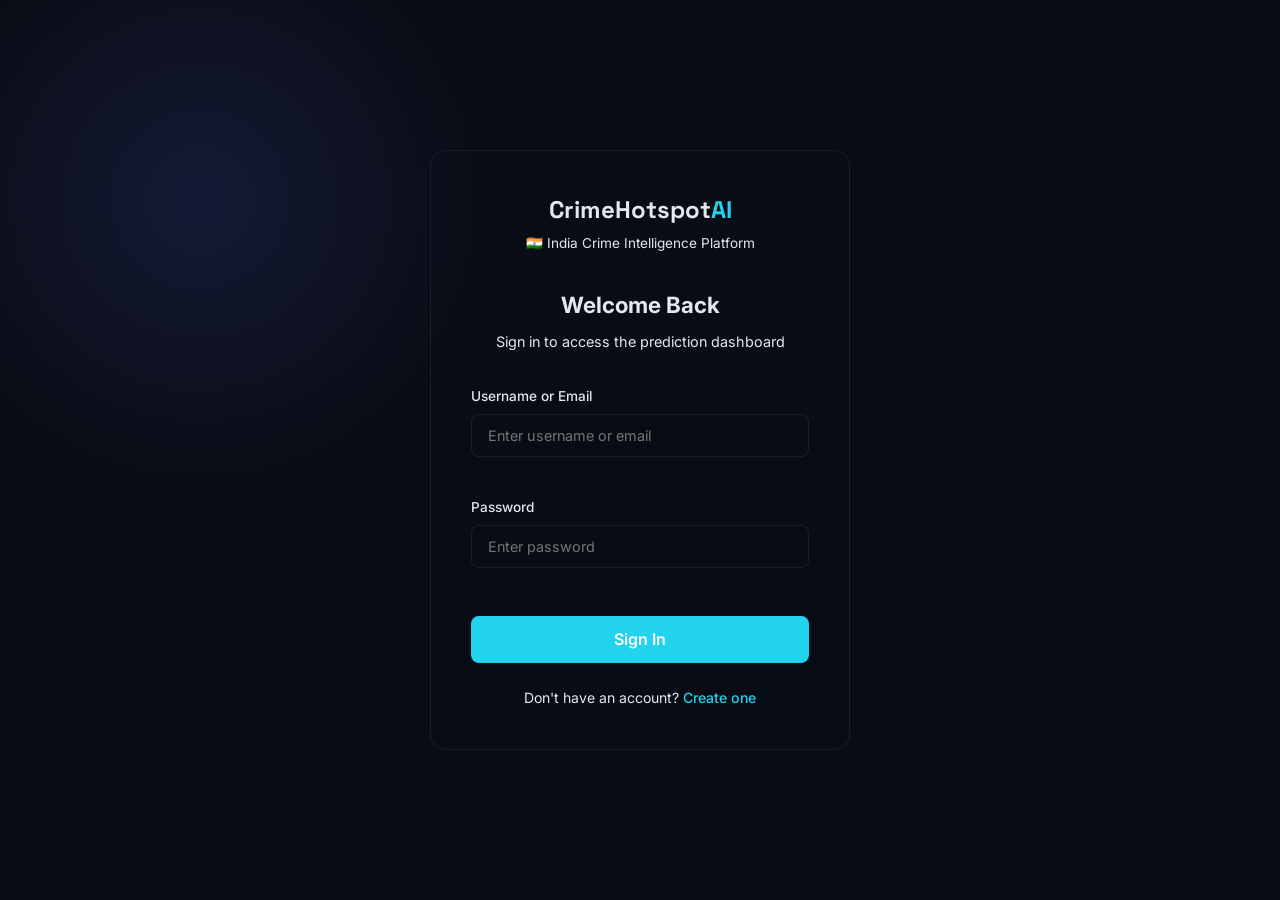
<file: login.html>
<!DOCTYPE html>
<html lang="en">
<head>
  <meta charset="UTF-8" />
  <meta name="viewport" content="width=device-width, initial-scale=1.0" />
  <title>Login — CrimeHotspotAI India</title>
  <link rel="preconnect" href="https://fonts.googleapis.com" />
  <link href="https://fonts.googleapis.com/css2?family=Space+Grotesk:wght@400;500;600;700&family=Inter:wght@300;400;500;600&display=swap" rel="stylesheet" />
  <link rel="stylesheet" href="style.css" />
  <style>
    .auth-wrapper {
      min-height: 100vh;
      display: flex;
      align-items: center;
      justify-content: center;
      background: var(--bg);
      padding: 2rem;
      position: relative;
      overflow: hidden;
    }
    .auth-wrapper::before {
      content: "";
      position: absolute;
      width: 600px; height: 600px;
      background: radial-gradient(circle, rgba(99,102,241,.15) 0%, transparent 70%);
      top: -100px; left: -100px;
      border-radius: 50%;
    }
    .auth-card {
      width: 100%;
      max-width: 420px;
      background: var(--surface);
      border: 1px solid var(--border);
      border-radius: 16px;
      padding: 2.5rem;
      position: relative;
      z-index: 1;
    }
    .auth-logo {
      text-align: center;
      margin-bottom: 2rem;
    }
    .auth-logo .logo-text {
      font-family: 'Space Grotesk', sans-serif;
      font-size: 1.5rem;
      font-weight: 700;
      color: var(--text);
    }
    .auth-logo .logo-text span { color: var(--primary); }
    .auth-logo .logo-sub {
      font-size: .85rem;
      color: var(--muted);
      margin-top: .25rem;
    }
    .auth-title {
      font-size: 1.4rem;
      font-weight: 700;
      color: var(--text);
      margin-bottom: .5rem;
      text-align: center;
    }
    .auth-subtitle {
      text-align: center;
      color: var(--muted);
      font-size: .9rem;
      margin-bottom: 2rem;
    }
    .auth-form .form-group { margin-bottom: 1.2rem; }
    .auth-form label {
      display: block;
      font-size: .85rem;
      font-weight: 500;
      color: var(--text);
      margin-bottom: .4rem;
    }
    .auth-form input {
      width: 100%;
      padding: .75rem 1rem;
      background: var(--bg);
      border: 1px solid var(--border);
      border-radius: 8px;
      color: var(--text);
      font-size: .9rem;
      font-family: inherit;
      transition: border-color .2s;
      box-sizing: border-box;
    }
    .auth-form input:focus {
      outline: none;
      border-color: var(--primary);
      box-shadow: 0 0 0 3px rgba(99,102,241,.12);
    }
    .auth-form input.error { border-color: var(--high); }
    .field-error { color: var(--high); font-size: .78rem; margin-top: .3rem; min-height: 1rem; }
    .auth-btn {
      width: 100%;
      padding: .85rem;
      background: var(--primary);
      color: #fff;
      border: none;
      border-radius: 8px;
      font-size: 1rem;
      font-weight: 600;
      font-family: inherit;
      cursor: pointer;
      margin-top: .5rem;
      transition: background .2s, transform .1s;
    }
    .auth-btn:hover { background: var(--primary-hover); }
    .auth-btn:active { transform: scale(.98); }
    .auth-btn:disabled { opacity: .6; cursor: not-allowed; }
    .auth-switch {
      text-align: center;
      margin-top: 1.5rem;
      font-size: .88rem;
      color: var(--muted);
    }
    .auth-switch a { color: var(--primary); text-decoration: none; font-weight: 500; }
    .auth-switch a:hover { text-decoration: underline; }
    .alert-box {
      padding: .85rem 1rem;
      border-radius: 8px;
      font-size: .88rem;
      margin-bottom: 1.2rem;
      display: none;
    }
    .alert-box.error { background: rgba(248,113,113,.1); border: 1px solid var(--high); color: var(--high); }
    .alert-box.success { background: rgba(52,211,153,.1); border: 1px solid var(--low); color: var(--low); }
  </style>
</head>
<body>
  <div class="auth-wrapper">
    <div class="auth-card">
      <div class="auth-logo">
        <div class="logo-text">CrimeHotspot<span>AI</span></div>
        <div class="logo-sub">🇮🇳 India Crime Intelligence Platform</div>
      </div>
      <h1 class="auth-title">Welcome Back</h1>
      <p class="auth-subtitle">Sign in to access the prediction dashboard</p>

      <div class="alert-box" id="alert-box"></div>

      <form class="auth-form" id="login-form" onsubmit="handleLogin(event)">
        <div class="form-group">
          <label for="username">Username or Email</label>
          <input type="text" id="username" placeholder="Enter username or email" autocomplete="username" />
          <div class="field-error" id="err-username"></div>
        </div>
        <div class="form-group">
          <label for="password">Password</label>
          <input type="password" id="password" placeholder="Enter password" autocomplete="current-password" />
          <div class="field-error" id="err-password"></div>
        </div>
        <button type="submit" class="auth-btn" id="login-btn">Sign In</button>
      </form>

      <div class="auth-switch">
        Don't have an account? <a href="register.html">Create one</a>
      </div>
    </div>
  </div>

  <script>
    const API_BASE = "http://localhost:5000";

    // Redirect if already logged in
    if (localStorage.getItem("auth_token")) {
      window.location.href = "index.html";
    }

    function showAlert(msg, type = "error") {
      const box = document.getElementById("alert-box");
      box.textContent = msg;
      box.className = `alert-box ${type}`;
      box.style.display = "block";
    }

    function clearErrors() {
      ["err-username", "err-password"].forEach(id => {
        document.getElementById(id).textContent = "";
      });
      document.getElementById("alert-box").style.display = "none";
    }

    async function handleLogin(e) {
      e.preventDefault();
      clearErrors();

      const username = document.getElementById("username").value.trim();
      const password = document.getElementById("password").value;
      let ok = true;

      if (!username) {
        document.getElementById("err-username").textContent = "Username is required";
        document.getElementById("username").classList.add("error");
        ok = false;
      }
      if (!password) {
        document.getElementById("err-password").textContent = "Password is required";
        document.getElementById("password").classList.add("error");
        ok = false;
      }
      if (!ok) return;

      const btn = document.getElementById("login-btn");
      btn.disabled = true;
      btn.textContent = "Signing in...";

      try {
        const res = await fetch(`${API_BASE}/auth/login`, {
          method: "POST",
          headers: { "Content-Type": "application/json" },
          body: JSON.stringify({ username, password }),
        });
        const data = await res.json();

        if (res.ok) {
          localStorage.setItem("auth_token", data.token);
          localStorage.setItem("auth_user", data.username);
          showAlert("Login successful! Redirecting...", "success");
          setTimeout(() => { window.location.href = "index.html"; }, 800);
        } else {
          showAlert(data.error || "Login failed. Please try again.");
          btn.disabled = false;
          btn.textContent = "Sign In";
        }
      } catch (err) {
        showAlert("Cannot connect to server. Make sure the backend is running.");
        btn.disabled = false;
        btn.textContent = "Sign In";
      }
    }
  </script>
</body>
</html>
</file>
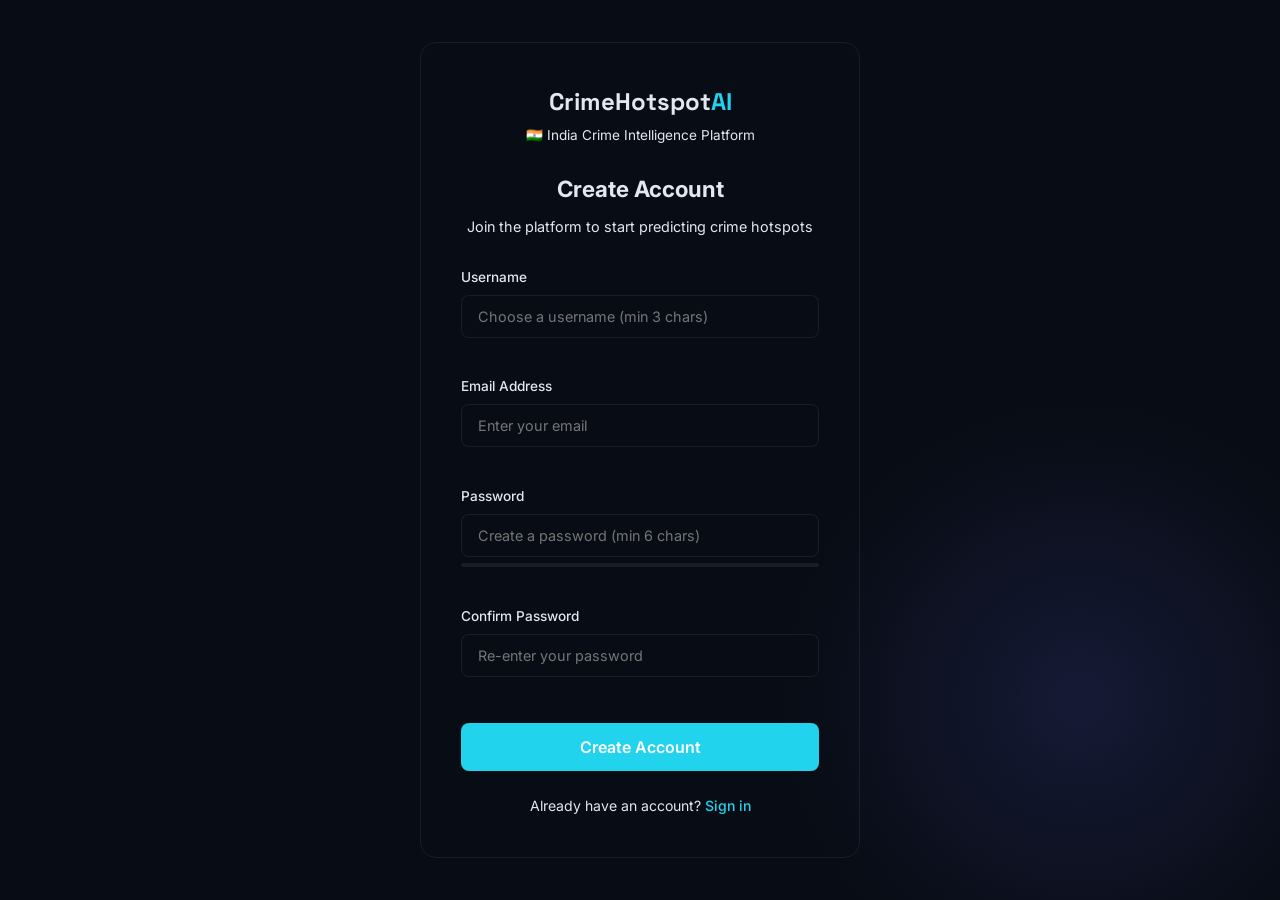
<file: register.html>
<!DOCTYPE html>
<html lang="en">
<head>
  <meta charset="UTF-8" />
  <meta name="viewport" content="width=device-width, initial-scale=1.0" />
  <title>Register — CrimeHotspotAI India</title>
  <link rel="preconnect" href="https://fonts.googleapis.com" />
  <link href="https://fonts.googleapis.com/css2?family=Space+Grotesk:wght@400;500;600;700&family=Inter:wght@300;400;500;600&display=swap" rel="stylesheet" />
  <link rel="stylesheet" href="style.css" />
  <style>
    .auth-wrapper {
      min-height: 100vh; display: flex; align-items: center;
      justify-content: center; background: var(--bg); padding: 2rem; position: relative; overflow: hidden;
    }
    .auth-wrapper::before {
      content: ""; position: absolute; width: 600px; height: 600px;
      background: radial-gradient(circle, rgba(99,102,241,.15) 0%, transparent 70%);
      bottom: -100px; right: -100px; border-radius: 50%;
    }
    .auth-card {
      width: 100%; max-width: 440px; background: var(--surface);
      border: 1px solid var(--border); border-radius: 16px; padding: 2.5rem; position: relative; z-index: 1;
    }
    .auth-logo { text-align: center; margin-bottom: 1.5rem; }
    .auth-logo .logo-text { font-family: 'Space Grotesk', sans-serif; font-size: 1.5rem; font-weight: 700; color: var(--text); }
    .auth-logo .logo-text span { color: var(--primary); }
    .auth-logo .logo-sub { font-size: .85rem; color: var(--muted); margin-top: .25rem; }
    .auth-title { font-size: 1.4rem; font-weight: 700; color: var(--text); margin-bottom: .5rem; text-align: center; }
    .auth-subtitle { text-align: center; color: var(--muted); font-size: .9rem; margin-bottom: 1.8rem; }
    .auth-form .form-group { margin-bottom: 1.1rem; }
    .auth-form label { display: block; font-size: .85rem; font-weight: 500; color: var(--text); margin-bottom: .4rem; }
    .auth-form input {
      width: 100%; padding: .75rem 1rem; background: var(--bg); border: 1px solid var(--border);
      border-radius: 8px; color: var(--text); font-size: .9rem; font-family: inherit; transition: border-color .2s; box-sizing: border-box;
    }
    .auth-form input:focus { outline: none; border-color: var(--primary); box-shadow: 0 0 0 3px rgba(99,102,241,.12); }
    .auth-form input.error { border-color: var(--high); }
    .field-error { color: var(--high); font-size: .78rem; margin-top: .3rem; min-height: 1rem; }
    .auth-btn {
      width: 100%; padding: .85rem; background: var(--primary); color: #fff; border: none; border-radius: 8px;
      font-size: 1rem; font-weight: 600; font-family: inherit; cursor: pointer; margin-top: .5rem; transition: background .2s, transform .1s;
    }
    .auth-btn:hover { background: var(--primary-hover); }
    .auth-btn:active { transform: scale(.98); }
    .auth-btn:disabled { opacity: .6; cursor: not-allowed; }
    .auth-switch { text-align: center; margin-top: 1.5rem; font-size: .88rem; color: var(--muted); }
    .auth-switch a { color: var(--primary); text-decoration: none; font-weight: 500; }
    .alert-box { padding: .85rem 1rem; border-radius: 8px; font-size: .88rem; margin-bottom: 1.2rem; display: none; }
    .alert-box.error { background: rgba(248,113,113,.1); border: 1px solid var(--high); color: var(--high); }
    .alert-box.success { background: rgba(52,211,153,.1); border: 1px solid var(--low); color: var(--low); }
    .password-strength { height: 4px; border-radius: 2px; margin-top: .4rem; background: var(--border); overflow: hidden; }
    .strength-bar { height: 100%; border-radius: 2px; transition: width .3s, background .3s; width: 0%; }
  </style>
</head>
<body>
  <div class="auth-wrapper">
    <div class="auth-card">
      <div class="auth-logo">
        <div class="logo-text">CrimeHotspot<span>AI</span></div>
        <div class="logo-sub">🇮🇳 India Crime Intelligence Platform</div>
      </div>
      <h1 class="auth-title">Create Account</h1>
      <p class="auth-subtitle">Join the platform to start predicting crime hotspots</p>

      <div class="alert-box" id="alert-box"></div>

      <form class="auth-form" id="register-form" onsubmit="handleRegister(event)">
        <div class="form-group">
          <label for="username">Username</label>
          <input type="text" id="username" placeholder="Choose a username (min 3 chars)" autocomplete="username" />
          <div class="field-error" id="err-username"></div>
        </div>
        <div class="form-group">
          <label for="email">Email Address</label>
          <input type="email" id="email" placeholder="Enter your email" autocomplete="email" />
          <div class="field-error" id="err-email"></div>
        </div>
        <div class="form-group">
          <label for="password">Password</label>
          <input type="password" id="password" placeholder="Create a password (min 6 chars)"
                 autocomplete="new-password" oninput="checkStrength(this.value)" />
          <div class="password-strength"><div class="strength-bar" id="strength-bar"></div></div>
          <div class="field-error" id="err-password"></div>
        </div>
        <div class="form-group">
          <label for="confirm">Confirm Password</label>
          <input type="password" id="confirm" placeholder="Re-enter your password" autocomplete="new-password" />
          <div class="field-error" id="err-confirm"></div>
        </div>
        <button type="submit" class="auth-btn" id="reg-btn">Create Account</button>
      </form>

      <div class="auth-switch">
        Already have an account? <a href="login.html">Sign in</a>
      </div>
    </div>
  </div>

  <script>
    const API_BASE = "http://localhost:5000";

    if (localStorage.getItem("auth_token")) window.location.href = "index.html";

    function checkStrength(val) {
      const bar = document.getElementById("strength-bar");
      let score = 0;
      if (val.length >= 6)  score++;
      if (val.length >= 10) score++;
      if (/[A-Z]/.test(val)) score++;
      if (/[0-9]/.test(val)) score++;
      if (/[^a-zA-Z0-9]/.test(val)) score++;
      const pct = (score / 5) * 100;
      const color = score <= 1 ? "#f87171" : score <= 3 ? "#fbbf24" : "#34d399";
      bar.style.width = pct + "%";
      bar.style.background = color;
    }

    function showAlert(msg, type = "error") {
      const box = document.getElementById("alert-box");
      box.textContent = msg;
      box.className = `alert-box ${type}`;
      box.style.display = "block";
    }

    function clearErrors() {
      ["err-username","err-email","err-password","err-confirm"].forEach(id => {
        document.getElementById(id).textContent = "";
      });
      document.getElementById("alert-box").style.display = "none";
    }

    async function handleRegister(e) {
      e.preventDefault();
      clearErrors();

      const username = document.getElementById("username").value.trim();
      const email    = document.getElementById("email").value.trim();
      const password = document.getElementById("password").value;
      const confirm  = document.getElementById("confirm").value;
      let ok = true;

      if (!username || username.length < 3) {
        document.getElementById("err-username").textContent = "Username must be at least 3 characters";
        ok = false;
      }
      if (!email || !email.includes("@")) {
        document.getElementById("err-email").textContent = "Please enter a valid email";
        ok = false;
      }
      if (!password || password.length < 6) {
        document.getElementById("err-password").textContent = "Password must be at least 6 characters";
        ok = false;
      }
      if (password !== confirm) {
        document.getElementById("err-confirm").textContent = "Passwords do not match";
        ok = false;
      }
      if (!ok) return;

      const btn = document.getElementById("reg-btn");
      btn.disabled = true;
      btn.textContent = "Creating account...";

      try {
        const res = await fetch(`${API_BASE}/auth/register`, {
          method: "POST",
          headers: { "Content-Type": "application/json" },
          body: JSON.stringify({ username, email, password }),
        });
        const data = await res.json();

        if (res.ok) {
          showAlert("Account created! Redirecting to login...", "success");
          setTimeout(() => { window.location.href = "login.html"; }, 1200);
        } else if (data.details) {
          Object.entries(data.details).forEach(([field, msg]) => {
            const el = document.getElementById(`err-${field}`);
            if (el) el.textContent = msg;
          });
          btn.disabled = false;
          btn.textContent = "Create Account";
        } else {
          showAlert(data.error || "Registration failed.");
          btn.disabled = false;
          btn.textContent = "Create Account";
        }
      } catch (err) {
        showAlert("Cannot connect to server. Make sure the backend is running.");
        btn.disabled = false;
        btn.textContent = "Create Account";
      }
    }
  </script>
</body>
</html>
</file>
<file: style.css>
/* ─────────────────────────────────────────────────────────────────────────
   style.css  —  CrimeHotspotAI  Frontend Stylesheet
   ───────────────────────────────────────────────────────────────────────── */

/* ── Google Fonts fallback (loaded in HTML) ─────────────────────────────── */
:root {
  /* Colour tokens */
  --bg:          #080c14;
  --bg-alt:      #0c1220;
  --card:        rgba(255,255,255,0.04);
  --card-border: rgba(255,255,255,0.08);
  --primary:     #22d3ee;       /* cyan */
  --accent:      #818cf8;       /* violet */
  --success:     #34d399;       /* green */
  --warning:     #fbbf24;       /* amber */
  --danger:      #f87171;       /* red */
  --text:        #e2e8f0;
  --text-muted:  #64748b;
  --border:      rgba(255,255,255,0.07);

  /* Typography */
  --font-display: 'Space Grotesk', system-ui, sans-serif;
  --font-body:    'Inter', system-ui, sans-serif;

  /* Spacing */
  --radius: 14px;
  --section-gap: 100px;
}

/* ── Reset ───────────────────────────────────────────────────────────────── */
*, *::before, *::after { box-sizing: border-box; margin: 0; padding: 0; }
html { scroll-behavior: smooth; }
body {
  font-family: var(--font-body);
  background: var(--bg);
  color: var(--text);
  line-height: 1.6;
  overflow-x: hidden;
}
img { max-width: 100%; }
a  { color: var(--primary); text-decoration: none; }
ul { list-style: none; }

/* ── Utilities ───────────────────────────────────────────────────────────── */
.container   { max-width: 1100px; margin: 0 auto; padding: 0 24px; }
.gradient-text {
  background: linear-gradient(90deg, var(--primary), var(--accent));
  -webkit-background-clip: text;
  -webkit-text-fill-color: transparent;
  background-clip: text;
}
.hidden { display: none !important; }
.w-full { width: 100%; }
.fade-in { animation: fadeUp .8s ease both; }
@keyframes fadeUp {
  from { opacity:0; transform:translateY(24px); }
  to   { opacity:1; transform:translateY(0); }
}

/* ── Scrollbar ───────────────────────────────────────────────────────────── */
::-webkit-scrollbar       { width: 6px; }
::-webkit-scrollbar-track { background: var(--bg); }
::-webkit-scrollbar-thumb { background: var(--primary); border-radius: 3px; opacity: .4; }

/* ═══════════════════════════════════════════════════════════════════════════
   NAVBAR
   ═══════════════════════════════════════════════════════════════════════════ */
#navbar {
  position: fixed; top: 0; left: 0; right: 0; z-index: 100;
  background: rgba(8,12,20,.85);
  backdrop-filter: blur(20px);
  border-bottom: 1px solid var(--border);
  transition: box-shadow .3s;
}
#navbar.scrolled {
  box-shadow: 0 4px 30px rgba(34,211,238,.08);
}
.nav-inner {
  max-width: 1100px; margin: 0 auto;
  display: flex; align-items: center; gap: 24px;
  height: 64px; padding: 0 24px;
}
.logo {
  display: flex; align-items: center; gap: 8px;
  font-family: var(--font-display);
  font-weight: 700; font-size: 1.1rem; color: var(--text);
}
.logo span { color: var(--primary); }
.nav-links { display: flex; gap: 28px; margin-right: auto; }
.nav-links a {
  color: var(--text-muted); font-size: .875rem; font-weight: 500;
  transition: color .2s;
}
.nav-links a:hover { color: var(--primary); }
.nav-cta {
  padding: 7px 18px; border-radius: 8px;
  background: var(--primary); color: var(--bg);
  border: none; font-weight: 600; font-size: .85rem; cursor: pointer;
  white-space: nowrap;
  transition: opacity .2s, transform .2s;
}
.nav-cta:hover { opacity: .85; transform: translateY(-1px); }
.hamburger {
  display: none; flex-direction: column; gap: 5px;
  background: none; border: none; cursor: pointer; padding: 4px;
}
.hamburger span {
  display: block; width: 22px; height: 2px;
  background: var(--text); border-radius: 2px;
}

/* ═══════════════════════════════════════════════════════════════════════════
   HERO
   ═══════════════════════════════════════════════════════════════════════════ */
.hero {
  position: relative; min-height: 100vh;
  display: flex; align-items: center;
  overflow: hidden; padding-top: 64px;
}
.hero-bg {
  position: absolute; inset: 0;
  background: radial-gradient(ellipse 80% 60% at 50% -10%,
    rgba(34,211,238,.12) 0%, transparent 70%),
    radial-gradient(ellipse 50% 40% at 80% 60%,
    rgba(129,140,248,.08) 0%, transparent 60%);
}
.grid-overlay {
  position: absolute; inset: 0;
  background-image:
    linear-gradient(rgba(255,255,255,.025) 1px, transparent 1px),
    linear-gradient(90deg, rgba(255,255,255,.025) 1px, transparent 1px);
  background-size: 60px 60px;
  mask-image: radial-gradient(ellipse at center, black 30%, transparent 80%);
}
.hero-content {
  position: relative; z-index: 1;
  max-width: 860px; margin: 0 auto;
  text-align: center; padding: 80px 24px;
}
.badge {
  display: inline-block; padding: 5px 16px;
  border-radius: 999px; border: 1px solid rgba(34,211,238,.3);
  background: rgba(34,211,238,.05);
  color: var(--primary); font-size: .75rem;
  font-weight: 600; letter-spacing: .08em; text-transform: uppercase;
  margin-bottom: 24px;
}
.hero h1 {
  font-family: var(--font-display);
  font-size: clamp(2rem, 5vw, 3.5rem);
  font-weight: 700; line-height: 1.15;
  margin-bottom: 20px;
}
.hero-sub {
  color: var(--text-muted); font-size: 1.1rem;
  max-width: 600px; margin: 0 auto 36px;
}
.hero-btns {
  display: flex; gap: 12px; justify-content: center; flex-wrap: wrap;
  margin-bottom: 52px;
}
.hero-stats {
  display: grid; grid-template-columns: repeat(4, 1fr);
  gap: 12px; max-width: 640px; margin: 0 auto;
}
.stat-card {
  background: var(--card);
  border: 1px solid var(--card-border);
  border-radius: var(--radius);
  padding: 16px 12px; text-align: center;
}
.stat-val {
  font-family: var(--font-display); font-size: 1.75rem; font-weight: 700;
  color: var(--primary);
  text-shadow: 0 0 20px rgba(34,211,238,.4);
}
.stat-lbl { font-size: .75rem; color: var(--text-muted); margin-top: 4px; }

/* ═══════════════════════════════════════════════════════════════════════════
   BUTTONS
   ═══════════════════════════════════════════════════════════════════════════ */
.btn-primary {
  display: inline-flex; align-items: center; gap: 8px;
  padding: 11px 28px; border-radius: 10px;
  background: var(--primary); color: var(--bg);
  border: none; font-weight: 700; font-size: .95rem; cursor: pointer;
  transition: opacity .2s, transform .2s, box-shadow .2s;
  box-shadow: 0 0 20px rgba(34,211,238,.25);
}
.btn-primary:hover  { opacity: .88; transform: translateY(-2px); }
.btn-primary:active { transform: translateY(0); }
.btn-primary:disabled { opacity: .5; cursor: not-allowed; transform: none; }
.btn-outline {
  display: inline-flex; align-items: center; gap: 8px;
  padding: 11px 28px; border-radius: 10px;
  background: transparent; color: var(--text);
  border: 1px solid var(--border);
  font-weight: 600; font-size: .95rem; cursor: pointer;
  transition: border-color .2s, background .2s;
}
.btn-outline:hover { border-color: var(--primary); background: rgba(34,211,238,.05); }
.btn-sm {
  padding: 6px 14px; border-radius: 8px;
  background: var(--card); border: 1px solid var(--border);
  color: var(--text-muted); font-size: .8rem; cursor: pointer;
  transition: border-color .2s;
}
.btn-sm:hover { border-color: var(--primary); color: var(--primary); }

/* ═══════════════════════════════════════════════════════════════════════════
   SECTIONS
   ═══════════════════════════════════════════════════════════════════════════ */
.section     { padding: var(--section-gap) 0; }
.alt-section { background: var(--bg-alt); }
.section-label {
  font-size: .72rem; font-weight: 700; letter-spacing: .14em;
  text-transform: uppercase; color: var(--primary);
  margin-bottom: 10px;
}
.section-title {
  font-family: var(--font-display);
  font-size: clamp(1.75rem, 3.5vw, 2.75rem);
  font-weight: 700; line-height: 1.2;
  margin-bottom: 14px;
}
.section-sub {
  color: var(--text-muted); font-size: .95rem; max-width: 560px;
  margin-bottom: 48px;
}

/* ── Glass card ──────────────────────────────────────────────────────────── */
.glass-card {
  background: var(--card);
  border: 1px solid var(--card-border);
  border-radius: var(--radius);
  padding: 32px;
  backdrop-filter: blur(12px);
}
.glass-card h3 {
  font-family: var(--font-display);
  font-size: 1.1rem; font-weight: 600;
  margin-bottom: 24px; color: var(--text);
}

/* ═══════════════════════════════════════════════════════════════════════════
   ABOUT
   ═══════════════════════════════════════════════════════════════════════════ */
.about-grid {
  display: grid; grid-template-columns: 1fr 1fr; gap: 40px;
  align-items: start;
}
.about-text p {
  color: var(--text-muted); margin-bottom: 16px; font-size: .95rem;
}
.about-text strong { color: var(--text); }
.about-cards { display: grid; grid-template-columns: 1fr 1fr; gap: 12px; }
.info-card {
  background: var(--card); border: 1px solid var(--card-border);
  border-radius: 10px; padding: 16px;
  display: flex; gap: 12px; align-items: flex-start;
  font-size: .85rem; color: var(--text-muted);
  transition: border-color .2s;
}
.info-card:hover { border-color: rgba(34,211,238,.3); }
.info-card strong { color: var(--text); display: block; margin-bottom: 2px; }
.ic-icon { font-size: 1.4rem; flex-shrink: 0; }

/* ═══════════════════════════════════════════════════════════════════════════
   PREDICTION FORM
   ═══════════════════════════════════════════════════════════════════════════ */
.predict-grid {
  display: grid; grid-template-columns: 1fr 1fr; gap: 24px;
  align-items: start;
}
.predict-form .form-group { margin-bottom: 18px; }
.predict-form label {
  display: flex; align-items: center; gap: 6px;
  font-size: .82rem; font-weight: 500; color: var(--text-muted);
  margin-bottom: 8px;
}
.predict-form select,
.predict-form input[type="number"] {
  width: 100%; padding: 10px 14px;
  background: rgba(255,255,255,.04);
  border: 1px solid var(--border);
  border-radius: 8px; color: var(--text); font-size: .9rem;
  outline: none; transition: border-color .2s;
  -webkit-appearance: none; appearance: none;
}
.predict-form select {
  background-image: url("data:image/svg+xml,%3Csvg xmlns='http://www.w3.org/2000/svg' width='12' height='12' viewBox='0 0 24 24' fill='none' stroke='%2364748b' stroke-width='2'%3E%3Cpolyline points='6 9 12 15 18 9'/%3E%3C/svg%3E");
  background-repeat: no-repeat; background-position: right 12px center;
  padding-right: 36px;
}
.predict-form select option { background: #1a2030; }
.predict-form select:focus,
.predict-form input[type="number"]:focus { border-color: var(--primary); }
.predict-form input[type="number"]::-webkit-inner-spin-button { opacity: 0; }

.hour-input-row { display: flex; gap: 10px; align-items: center; }
.hour-label {
  font-size: .8rem; color: var(--text-muted);
  background: var(--card); border: 1px solid var(--border);
  border-radius: 8px; padding: 10px 12px; white-space: nowrap;
  min-width: 90px; text-align: center;
}

.field-error { color: var(--danger); font-size: .78rem; margin-top: 4px; min-height: 16px; }

/* API status pill */
.api-status {
  display: flex; align-items: center; gap: 8px;
  font-size: .78rem; color: var(--text-muted);
  margin-bottom: 16px; padding: 8px 12px;
  background: rgba(255,255,255,.02);
  border: 1px solid var(--border); border-radius: 8px;
}
.dot {
  width: 8px; height: 8px; border-radius: 50%;
  background: var(--text-muted);
  flex-shrink: 0;
}
.dot.online  { background: var(--success); box-shadow: 0 0 6px var(--success); }
.dot.offline { background: var(--danger); }
.dot.loading { background: var(--warning); animation: pulse .8s infinite; }
@keyframes pulse { 0%,100%{opacity:1} 50%{opacity:.4} }

/* Spinner */
.spinner {
  width: 18px; height: 18px; border-radius: 50%;
  border: 2px solid rgba(8,12,20,.3);
  border-top-color: var(--bg);
  animation: spin .6s linear infinite;
}
@keyframes spin { to { transform: rotate(360deg); } }

/* ─── Result Panel ────────────────────────────────────────────────────────── */
.result-panel { min-height: 460px; }
.empty-panel  { display: flex; align-items: center; justify-content: center; }
.empty-state  { text-align: center; }
.empty-icon   { font-size: 3rem; margin-bottom: 12px; opacity: .3; }
.empty-title  { font-size: 1rem; font-weight: 600; color: var(--text-muted); }
.empty-sub    { font-size: .82rem; color: var(--text-muted); opacity: .7; margin-top: 4px; }

.result-content h3 {
  font-family: var(--font-display);
  font-size: 1.1rem; margin-bottom: 20px;
}
.risk-badge-container {
  border-radius: 12px; padding: 24px; text-align: center;
  margin-bottom: 20px;
  border: 1px solid;
}
.risk-badge-container.risk-low    { background:rgba(52,211,153,.08); border-color:rgba(52,211,153,.25); }
.risk-badge-container.risk-medium { background:rgba(251,191,36,.08);  border-color:rgba(251,191,36,.25); }
.risk-badge-container.risk-high   { background:rgba(248,113,113,.1);  border-color:rgba(248,113,113,.3); }

.risk-icon  { font-size: 2.5rem; margin-bottom: 8px; }
.risk-label {
  font-family: var(--font-display);
  font-size: 2rem; font-weight: 700;
}
.risk-label.low    { color: var(--success); }
.risk-label.medium { color: var(--warning); }
.risk-label.high   { color: var(--danger);  }
.risk-sub { font-size: .82rem; color: var(--text-muted); margin-top: 4px; }

.result-stats {
  display: grid; grid-template-columns: repeat(3,1fr); gap: 10px;
  margin-bottom: 18px;
}
.rstat {
  background: rgba(255,255,255,.03);
  border: 1px solid var(--border); border-radius: 10px;
  padding: 12px; text-align: center;
}
.rstat-val { font-family: var(--font-display); font-size: 1.25rem; font-weight: 700; color: var(--primary); }
.rstat-lbl { font-size: .72rem; color: var(--text-muted); margin-top: 2px; }

/* Probability bars */
.prob-section { margin-bottom: 18px; }
.prob-title   { font-size: .78rem; font-weight: 600; color: var(--text-muted); margin-bottom: 10px; text-transform: uppercase; letter-spacing: .07em; }
.prob-bar-row { display: flex; align-items: center; gap: 10px; margin-bottom: 8px; }
.prob-bar-label { font-size: .8rem; width: 60px; color: var(--text-muted); }
.prob-bar-track {
  flex: 1; height: 8px; background: rgba(255,255,255,.05);
  border-radius: 4px; overflow: hidden;
}
.prob-bar-fill {
  height: 100%; border-radius: 4px;
  transition: width .6s ease;
}
.prob-bar-fill.low    { background: var(--success); }
.prob-bar-fill.medium { background: var(--warning); }
.prob-bar-fill.high   { background: var(--danger); }
.prob-bar-pct { font-size: .78rem; color: var(--text-muted); width: 38px; text-align: right; }

/* Suggestion box */
.suggestion-box {
  background: rgba(34,211,238,.04);
  border: 1px solid rgba(34,211,238,.15);
  border-radius: 10px; padding: 14px 16px;
}
.sug-label { font-size: .8rem; font-weight: 600; color: var(--primary); margin-bottom: 6px; }
.sug-text  { font-size: .85rem; color: var(--text-muted); line-height: 1.5; }

/* Error panel */
.error-panel { text-align: center; padding: 32px; }
.error-icon  { font-size: 2.5rem; margin-bottom: 12px; }
.error-title { font-weight: 700; color: var(--danger); margin-bottom: 8px; }
.error-msg   { font-size: .85rem; color: var(--text-muted); }

/* ═══════════════════════════════════════════════════════════════════════════
   MAP
   ═══════════════════════════════════════════════════════════════════════════ */
.map-controls {
  display: flex; gap: 10px; flex-wrap: wrap;
  align-items: center; margin-bottom: 16px;
}
.map-btn {
  padding: 7px 16px; border-radius: 8px;
  background: var(--card); border: 1px solid var(--border);
  color: var(--text-muted); font-size: .82rem; cursor: pointer;
  transition: all .2s;
}
.map-btn:hover, .map-btn.active {
  border-color: var(--primary); color: var(--primary);
  background: rgba(34,211,238,.06);
}
.map-time {
  display: flex; align-items: center; gap: 8px;
  font-size: .8rem; color: var(--text-muted); margin-left: auto;
}
.map-time input[type="range"] {
  width: 110px; accent-color: var(--primary);
}
.map-month-select select {
  padding: 7px 12px; border-radius: 8px;
  background: var(--card); border: 1px solid var(--border);
  color: var(--text-muted); font-size: .82rem; cursor: pointer;
  outline: none;
}
.map-month-select select option { background: #1a2030; }
#crime-map {
  width: 100%; height: 480px; border-radius: var(--radius);
  border: 1px solid var(--border); overflow: hidden;
}
.map-legend {
  display: flex; gap: 20px; margin-top: 12px; font-size: .82rem; color: var(--text-muted);
}
.legend-dot {
  display: inline-block; width: 12px; height: 12px;
  border-radius: 50%; margin-right: 5px;
  vertical-align: middle;
}
.legend-dot.high   { background: var(--danger);  box-shadow: 0 0 6px var(--danger); }
.legend-dot.medium { background: var(--warning); box-shadow: 0 0 6px var(--warning); }
.legend-dot.low    { background: var(--success); box-shadow: 0 0 6px var(--success); }

/* ═══════════════════════════════════════════════════════════════════════════
   RESULTS / METRICS
   ═══════════════════════════════════════════════════════════════════════════ */
.metrics-grid {
  display: grid; grid-template-columns: repeat(4,1fr); gap: 16px;
  margin-bottom: 40px;
}
.metric-card {
  background: var(--card); border: 1px solid var(--card-border);
  border-radius: var(--radius); padding: 24px;
  text-align: center;
  transition: border-color .3s;
}
.metric-card:hover { border-color: rgba(34,211,238,.3); }
.mc-val {
  font-family: var(--font-display);
  font-size: 2rem; font-weight: 700; color: var(--primary);
  text-shadow: 0 0 16px rgba(34,211,238,.3);
}
.mc-lbl { font-size: .8rem; color: var(--text-muted); margin-top: 6px; }

.comparison-table-wrap h3 {
  font-family: var(--font-display);
  font-size: 1.1rem; font-weight: 600;
  margin-bottom: 16px;
}
.comparison-table {
  width: 100%; border-collapse: collapse; font-size: .88rem;
}
.comparison-table th, .comparison-table td {
  padding: 11px 16px; text-align: left;
  border-bottom: 1px solid var(--border);
}
.comparison-table th {
  color: var(--text-muted); font-weight: 600;
  font-size: .78rem; text-transform: uppercase; letter-spacing: .07em;
  background: rgba(255,255,255,.02);
}
.comparison-table td { color: var(--text-muted); }
.best-row td {
  color: var(--primary); font-weight: 600;
  background: rgba(34,211,238,.04);
}

/* ═══════════════════════════════════════════════════════════════════════════
   HISTORY
   ═══════════════════════════════════════════════════════════════════════════ */
.history-header {
  display: flex; justify-content: space-between; align-items: center;
  margin-bottom: 16px; font-size: .85rem; color: var(--text-muted);
}
.history-list { display: flex; flex-direction: column; gap: 10px; }
.empty-history {
  text-align: center; color: var(--text-muted);
  padding: 40px; font-size: .9rem; opacity: .6;
}
.history-item {
  background: var(--card); border: 1px solid var(--card-border);
  border-radius: 10px; padding: 14px 18px;
  display: grid; grid-template-columns: auto 1fr auto auto;
  gap: 12px; align-items: center;
  animation: fadeUp .3s ease;
}
.hi-risk {
  font-weight: 700; font-size: .85rem;
  padding: 3px 10px; border-radius: 6px;
  text-align: center;
}
.hi-risk.Low    { color: var(--success); background: rgba(52,211,153,.1);  }
.hi-risk.Medium { color: var(--warning); background: rgba(251,191,36,.1);  }
.hi-risk.High   { color: var(--danger);  background: rgba(248,113,113,.1); }
.hi-info { font-size: .83rem; color: var(--text-muted); }
.hi-info strong { color: var(--text); }
.hi-patrols { font-size: .82rem; color: var(--text-muted); text-align: right; }
.hi-time    { font-size: .75rem; color: var(--text-muted); opacity: .6; text-align: right; }

/* ═══════════════════════════════════════════════════════════════════════════
   FOOTER
   ═══════════════════════════════════════════════════════════════════════════ */
.footer {
  background: var(--bg-alt);
  border-top: 1px solid var(--border);
  text-align: center; padding: 40px 24px;
}
.footer-logo {
  font-family: var(--font-display);
  font-size: 1.2rem; font-weight: 700;
  margin-bottom: 8px;
}
.footer-logo span { color: var(--primary); }
.footer-sub, .footer-copy {
  font-size: .82rem; color: var(--text-muted);
  margin-top: 4px;
}

/* ═══════════════════════════════════════════════════════════════════════════
   LEAFLET DARK THEME
   ═══════════════════════════════════════════════════════════════════════════ */
.leaflet-container { background: #0d1520 !important; }
.leaflet-tile     { filter: brightness(.7) saturate(.5); }
.leaflet-popup-content-wrapper {
  background: #131b2a; border: 1px solid var(--border);
  color: var(--text); border-radius: 10px;
  box-shadow: 0 8px 32px rgba(0,0,0,.5);
}
.leaflet-popup-tip { background: #131b2a; }
.leaflet-popup-content { font-family: var(--font-body); font-size: .85rem; }
.popup-title {
  font-family: var(--font-display); font-weight: 700;
  margin-bottom: 6px; color: var(--text);
}
.popup-row { display: flex; justify-content: space-between; gap: 16px; margin-top: 4px; }
.popup-key { color: var(--text-muted); }
.popup-val { font-weight: 600; }
.popup-val.Low    { color: var(--success); }
.popup-val.Medium { color: var(--warning); }
.popup-val.High   { color: var(--danger);  }

/* ═══════════════════════════════════════════════════════════════════════════
   RESPONSIVE
   ═══════════════════════════════════════════════════════════════════════════ */
@media (max-width: 900px) {
  .nav-links, .nav-cta { display: none; }
  .hamburger  { display: flex; }
  .about-grid, .predict-grid { grid-template-columns: 1fr; }
  .hero-stats { grid-template-columns: repeat(2,1fr); }
  .metrics-grid { grid-template-columns: repeat(2,1fr); }
}
@media (max-width: 600px) {
  .hero-stats { grid-template-columns: repeat(2,1fr); }
  .metrics-grid { grid-template-columns: repeat(2,1fr); }
  .result-stats { grid-template-columns: 1fr 1fr; }
  .about-cards  { grid-template-columns: 1fr; }
  .history-item { grid-template-columns: auto 1fr; }
  .hi-time, .hi-patrols { display: none; }
  #crime-map { height: 320px; }
  .map-time  { margin-left: 0; }
}
</file>
